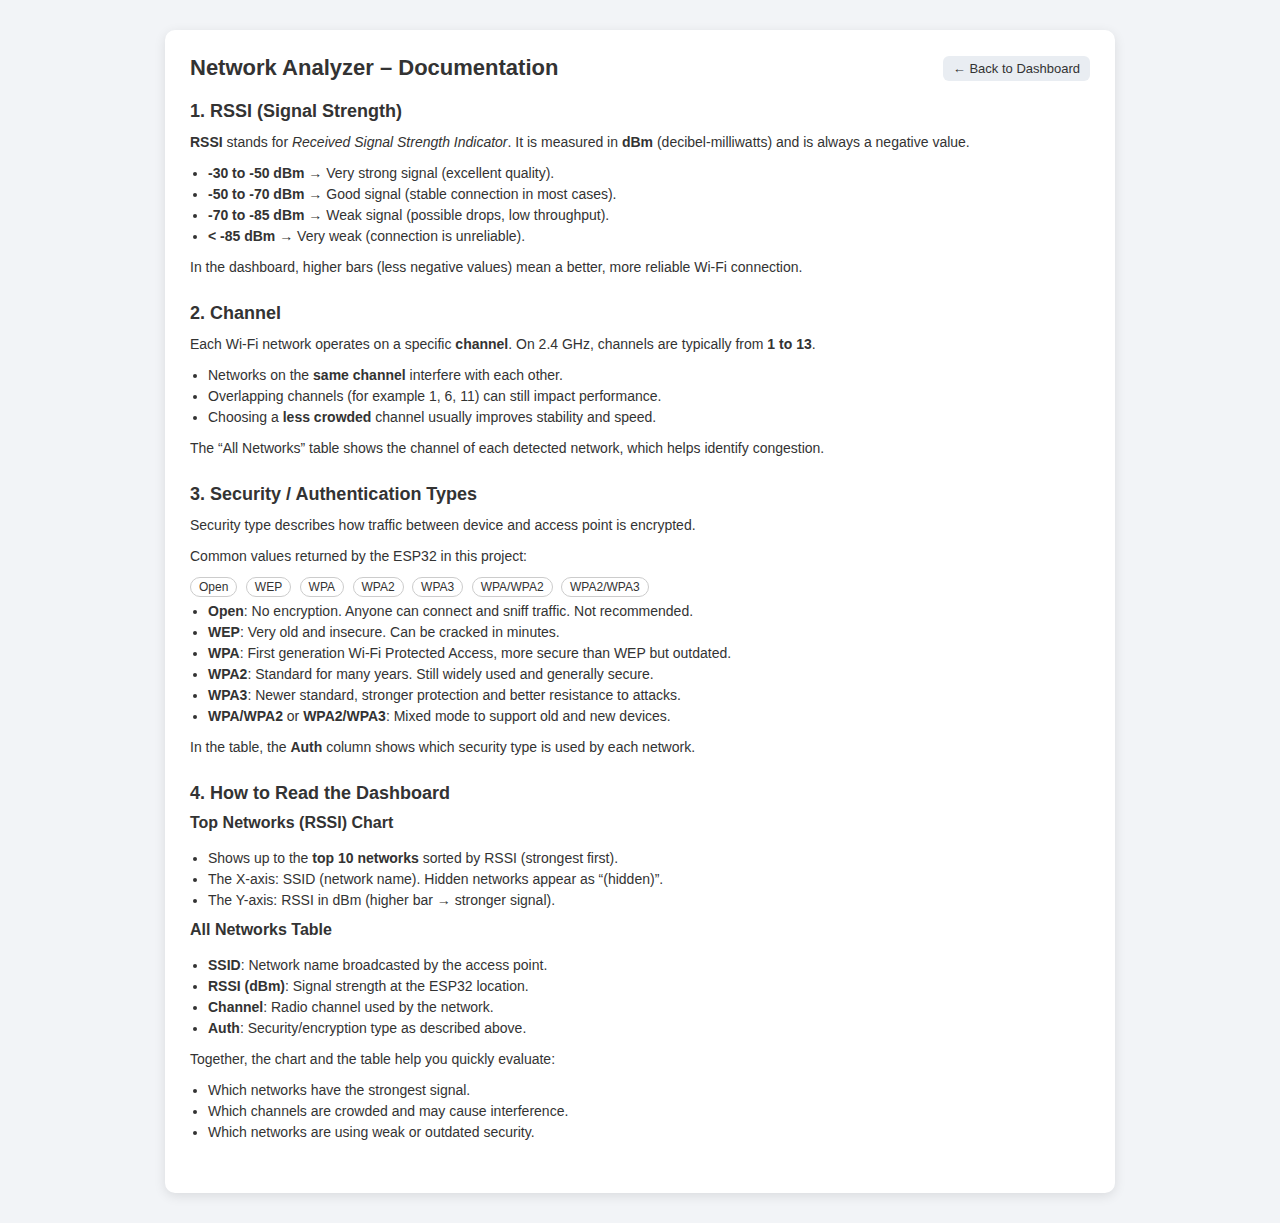
<file: data/doc.html>
<!DOCTYPE html>
<html lang="en">
<head>
  <meta charset="UTF-8" />
  <title>Network Analyzer – Docs</title>
  <meta name="viewport" content="width=device-width, initial-scale=1" />
  <link rel="stylesheet" href="style.css" />
  <style>
    .doc-section h3 {
      margin-top: 0;
      font-size: 16px;
    }
    .doc-section p {
      margin: 6px 0 10px;
      font-size: 14px;
      line-height: 1.5;
    }
    .doc-section ul {
      margin: 0 0 10px 18px;
      padding: 0;
      font-size: 14px;
      line-height: 1.5;
    }
    .doc-tag {
      display: inline-block;
      padding: 2px 8px;
      border-radius: 999px;
      border: 1px solid #ccc;
      font-size: 12px;
      margin-right: 4px;
      margin-bottom: 4px;
    }
    .doc-badge-link {
      text-decoration: none;
      font-size: 13px;
      padding: 5px 10px;
      border-radius: 6px;
      background: #e9edf2;
      color: #333;
    }
  </style>
</head>
<body>
  <div class="card">
    <div class="card-header">
      <h1>Network Analyzer – Documentation</h1>
      <a href="/" class="doc-badge-link">← Back to Dashboard</a>
    </div>

    <section class="section doc-section">
      <h2>1. RSSI (Signal Strength)</h2>
      <p>
        <strong>RSSI</strong> stands for <em>Received Signal Strength Indicator</em>.
        It is measured in <strong>dBm</strong> (decibel-milliwatts) and is always a negative value.
      </p>
      <ul>
        <li><strong>-30 to -50 dBm</strong> → Very strong signal (excellent quality).</li>
        <li><strong>-50 to -70 dBm</strong> → Good signal (stable connection in most cases).</li>
        <li><strong>-70 to -85 dBm</strong> → Weak signal (possible drops, low throughput).</li>
        <li><strong>&lt; -85 dBm</strong> → Very weak (connection is unreliable).</li>
      </ul>
      <p>
        In the dashboard, higher bars (less negative values) mean a better, more reliable Wi-Fi connection.
      </p>
    </section>

    <section class="section doc-section">
      <h2>2. Channel</h2>
      <p>
        Each Wi-Fi network operates on a specific <strong>channel</strong>.
        On 2.4 GHz, channels are typically from <strong>1 to 13</strong>.
      </p>
      <ul>
        <li>Networks on the <strong>same channel</strong> interfere with each other.</li>
        <li>Overlapping channels (for example 1, 6, 11) can still impact performance.</li>
        <li>Choosing a <strong>less crowded</strong> channel usually improves stability and speed.</li>
      </ul>
      <p>
        The “All Networks” table shows the channel of each detected network, which helps identify congestion.
      </p>
    </section>

    <section class="section doc-section">
      <h2>3. Security / Authentication Types</h2>
      <p>Security type describes how traffic between device and access point is encrypted.</p>
      <p>Common values returned by the ESP32 in this project:</p>
      <div>
        <span class="doc-tag">Open</span>
        <span class="doc-tag">WEP</span>
        <span class="doc-tag">WPA</span>
        <span class="doc-tag">WPA2</span>
        <span class="doc-tag">WPA3</span>
        <span class="doc-tag">WPA/WPA2</span>
        <span class="doc-tag">WPA2/WPA3</span>
      </div>
      <ul>
        <li><strong>Open</strong>: No encryption. Anyone can connect and sniff traffic. Not recommended.</li>
        <li><strong>WEP</strong>: Very old and insecure. Can be cracked in minutes.</li>
        <li><strong>WPA</strong>: First generation Wi-Fi Protected Access, more secure than WEP but outdated.</li>
        <li><strong>WPA2</strong>: Standard for many years. Still widely used and generally secure.</li>
        <li><strong>WPA3</strong>: Newer standard, stronger protection and better resistance to attacks.</li>
        <li><strong>WPA/WPA2</strong> or <strong>WPA2/WPA3</strong>: Mixed mode to support old and new devices.</li>
      </ul>
      <p>
        In the table, the <strong>Auth</strong> column shows which security type is used by each network.
      </p>
    </section>

    <section class="section doc-section">
      <h2>4. How to Read the Dashboard</h2>
      <h3>Top Networks (RSSI) Chart</h3>
      <ul>
        <li>Shows up to the <strong>top 10 networks</strong> sorted by RSSI (strongest first).</li>
        <li>The X-axis: SSID (network name). Hidden networks appear as “(hidden)”.</li>
        <li>The Y-axis: RSSI in dBm (higher bar → stronger signal).</li>
      </ul>

      <h3>All Networks Table</h3>
      <ul>
        <li><strong>SSID</strong>: Network name broadcasted by the access point.</li>
        <li><strong>RSSI (dBm)</strong>: Signal strength at the ESP32 location.</li>
        <li><strong>Channel</strong>: Radio channel used by the network.</li>
        <li><strong>Auth</strong>: Security/encryption type as described above.</li>
      </ul>

      <p>
        Together, the chart and the table help you quickly evaluate:
      </p>
      <ul>
        <li>Which networks have the strongest signal.</li>
        <li>Which channels are crowded and may cause interference.</li>
        <li>Which networks are using weak or outdated security.</li>
      </ul>
    </section>
  </div>
</body>
</html>
</file>
<file: data/style.css>
body {
  margin: 0;
  font-family: Arial, sans-serif;
  background: #f2f4f7;
  color: #333;
}

.card {
  max-width: 900px;
  margin: 30px auto;
  background: #fff;
  border-radius: 10px;
  padding: 25px;
  box-shadow: 0 3px 12px rgba(0,0,0,0.1);
}

.card-header {
  display: flex;
  justify-content: space-between;
  align-items: center;
  margin-bottom: 20px;
}

.card-header h1 {
  margin: 0;
  font-size: 22px;
}

.card-header-actions {
  display: flex;
  align-items: center;
  gap: 8px;
}

.section {
  margin-bottom: 25px;
}

.section h2 {
  font-size: 18px;
  margin-bottom: 10px;
}

.badge {
  padding: 5px 10px;
  border-radius: 6px;
  font-size: 13px;
  color: #fff;
  background: #999;
}

a.badge {
  text-decoration: none;
}

.badge-ok {
  background: #4caf50;
}

.badge-bad {
  background: #d9534f;
}

.net-table {
  width: 100%;
  border-collapse: collapse;
  margin-top: 15px;
}

.net-table th {
  text-align: left;
  padding: 10px;
  background: #e9edf2;
  font-size: 14px;
}

.net-table td {
  padding: 10px;
  border-bottom: 1px solid #eee;
  font-size: 14px;
}

.rssi-good {
  color: #28a745;
  font-weight: bold;
}

.rssi-medium {
  color: #d8a12d;
  font-weight: bold;
}

.rssi-bad {
  color: #d9534f;
  font-weight: bold;
}

canvas {
  margin-bottom: 25px;
}
</file>
